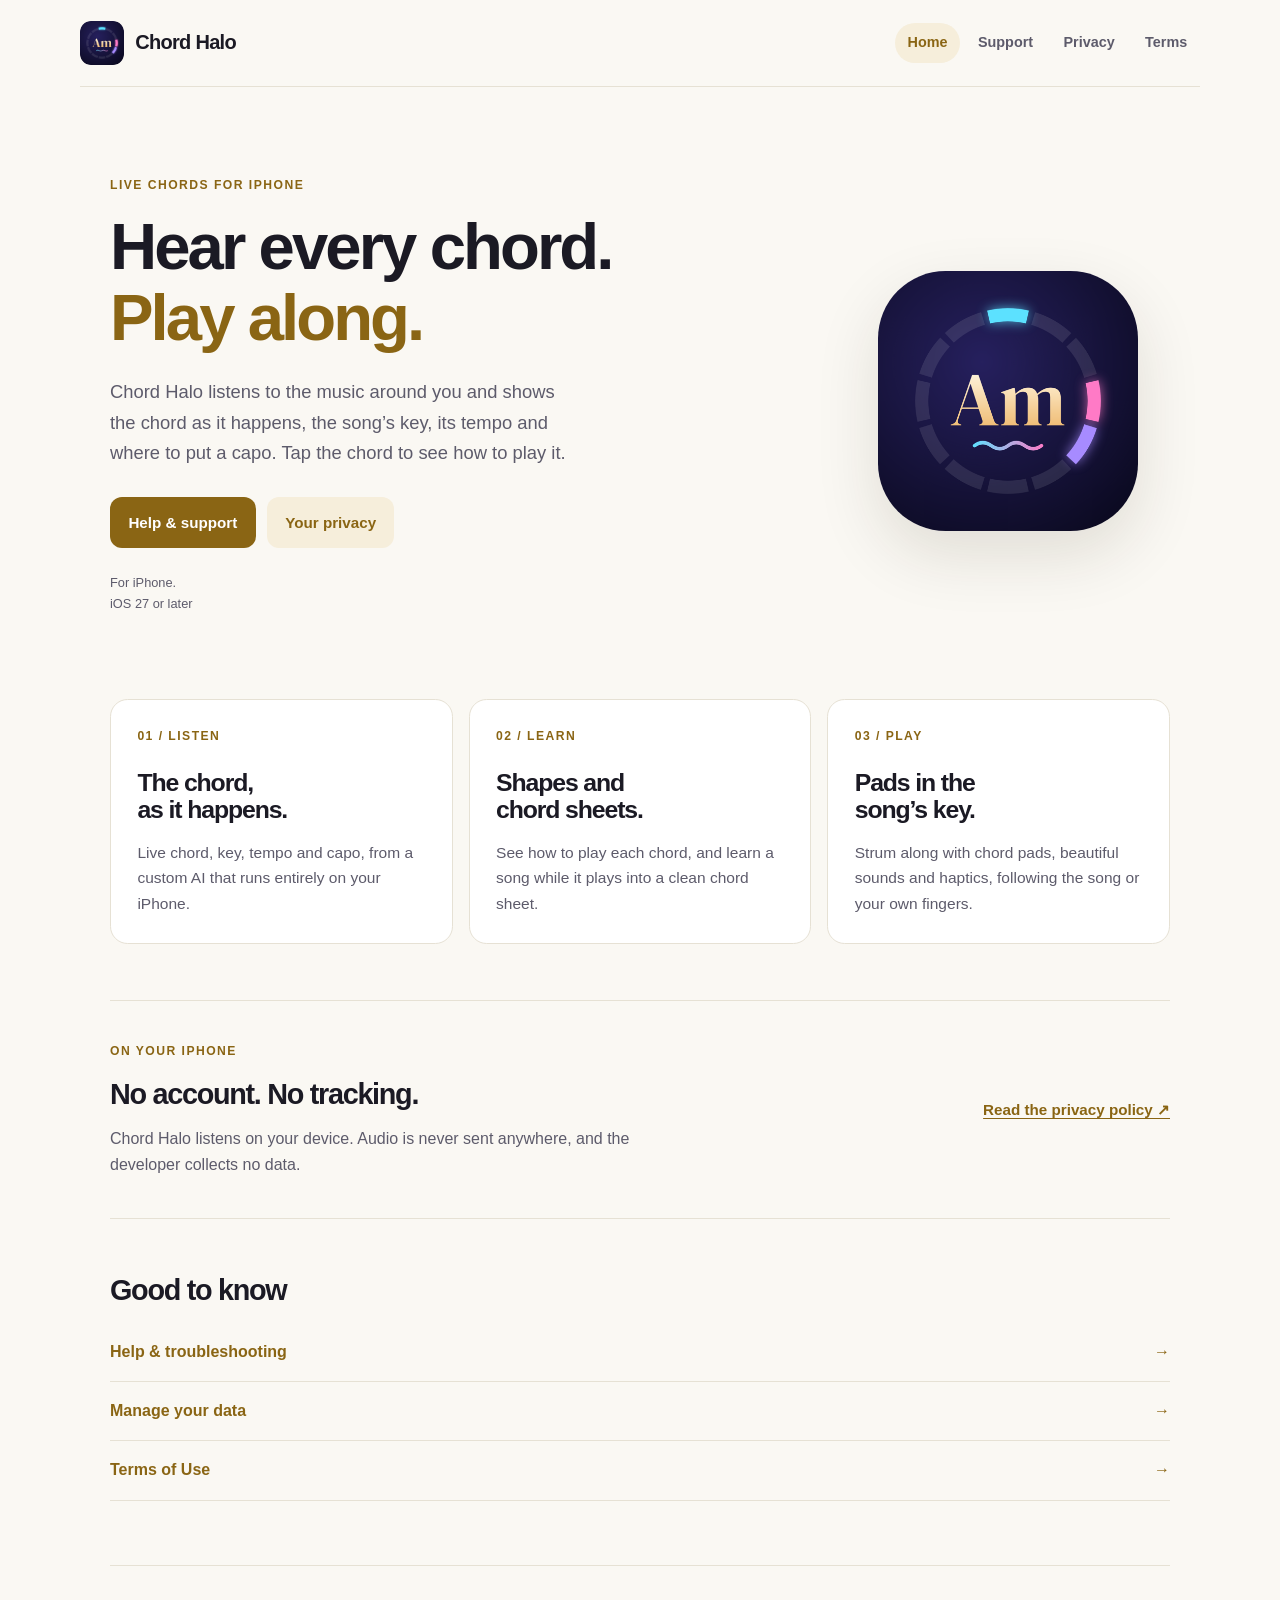
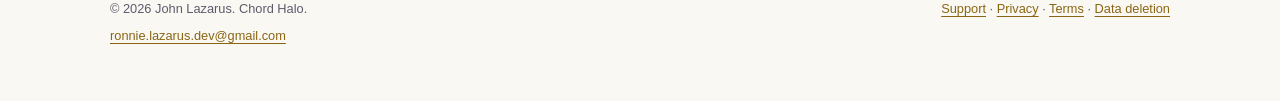
<file: index.html>
<!doctype html>
<html lang="en">
<head>
  <meta charset="utf-8">
  <meta name="viewport" content="width=device-width, initial-scale=1">
  <title>Chord Halo: Live AI Chords</title>
  <meta name="description" content="Live chords, key, tempo and capo for the music around you, from an AI that runs on your iPhone.">
  <link rel="canonical" href="https://john-lazarus.github.io/ChordHalo-Support/">
  <meta property="og:title" content="Chord Halo: Live AI Chords">
  <meta property="og:description" content="Live chords, key, tempo and capo for the music around you, from an AI that runs on your iPhone.">
  <meta property="og:type" content="website">
  <meta property="og:url" content="https://john-lazarus.github.io/ChordHalo-Support/">
  <meta property="og:image" content="https://john-lazarus.github.io/ChordHalo-Support/assets/app-icon.png">
  <link rel="icon" type="image/png" href="assets/app-icon.png">
  <link rel="stylesheet" href="styles.css">
</head>
<body>
  <a class="skip-link" href="#main">Skip to content</a>
  <header class="site-header">
    <a class="brand" href="index.html"><img src="assets/app-icon.png" alt="" width="44" height="44"><span>Chord Halo</span></a>
    <nav aria-label="Main navigation"><a href="index.html" aria-current="page">Home</a><a href="support.html">Support</a><a href="privacy.html">Privacy</a><a href="terms.html">Terms</a></nav>
  </header>
  <main id="main">
    <section class="hero">
      <div>
        <p class="eyebrow">Live chords for iPhone</p>
        <h1>Hear every chord.<br><span>Play along.</span></h1>
        <p class="lede">Chord Halo listens to the music around you and shows the chord as it happens, the song’s key, its tempo and where to put a capo. Tap the chord to see how to play it.</p>
        <div class="actions"><a class="button primary" href="support.html">Help &amp; support</a><a class="button secondary" href="privacy.html">Your privacy</a></div>
        <p class="compatibility">For iPhone.<br>iOS 27 or later</p>
      </div>
      <img class="hero-icon" src="assets/app-icon.png" alt="Chord Halo app icon" width="260" height="260">
    </section>
    <section class="feature-grid" aria-label="Chord Halo features">
      <article><p class="feature-label">01 / Listen</p><h2>The chord,<br>as it happens.</h2><p>Live chord, key, tempo and capo, from a custom AI that runs entirely on your iPhone.</p></article>
      <article><p class="feature-label">02 / Learn</p><h2>Shapes and<br>chord sheets.</h2><p>See how to play each chord, and learn a song while it plays into a clean chord sheet.</p></article>
      <article><p class="feature-label">03 / Play</p><h2>Pads in the<br>song’s key.</h2><p>Strum along with chord pads, beautiful sounds and haptics, following the song or your own fingers.</p></article>
    </section>
    <section class="privacy-band"><div><p class="eyebrow">On your iPhone</p><h2>No account. No tracking.</h2><p>Chord Halo listens on your device. Audio is never sent anywhere, and the developer collects no data.</p></div><a class="text-link" href="privacy.html">Read the privacy policy <span aria-hidden="true">↗</span></a></section>
    <section class="link-list" aria-labelledby="information-heading"><h2 id="information-heading">Good to know</h2><a href="support.html"><span>Help &amp; troubleshooting</span><span aria-hidden="true">→</span></a><a href="data-deletion.html"><span>Manage your data</span><span aria-hidden="true">→</span></a><a href="terms.html"><span>Terms of Use</span><span aria-hidden="true">→</span></a></section>
  </main>
  <footer>
    <div><p>© 2026 John Lazarus. Chord Halo.</p><p><a href="mailto:ronnie.lazarus.dev@gmail.com">ronnie.lazarus.dev@gmail.com</a></p></div>
    <p><a href="support.html">Support</a> · <a href="privacy.html">Privacy</a> · <a href="terms.html">Terms</a> · <a href="data-deletion.html">Data deletion</a></p>
  </footer>
</body>
</html>
</file>
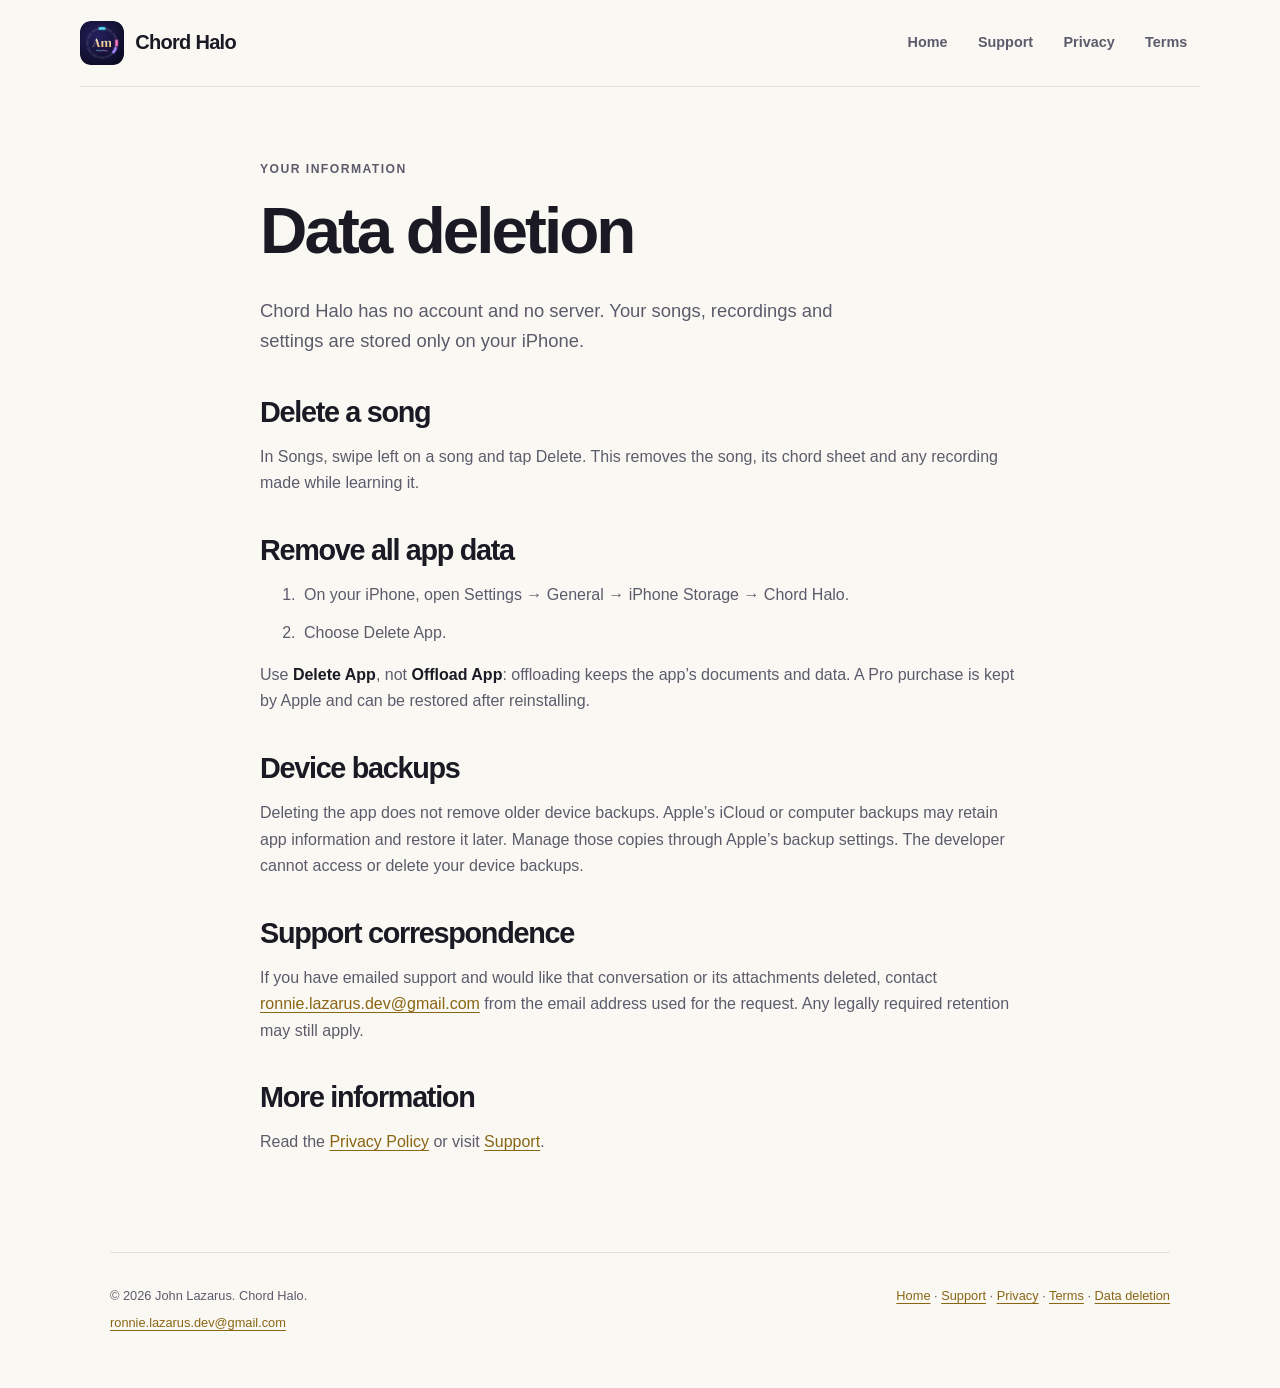
<file: data-deletion.html>
<!doctype html>
<html lang="en">
<head>
  <meta charset="utf-8">
  <meta name="viewport" content="width=device-width, initial-scale=1">
  <title>Data deletion | Chord Halo</title>
  <meta name="description" content="How to delete songs, recordings and all Chord Halo data.">
  <link rel="canonical" href="https://john-lazarus.github.io/ChordHalo-Support/data-deletion.html">
  <meta property="og:title" content="Data deletion | Chord Halo">
  <meta property="og:description" content="How to delete songs, recordings and all Chord Halo data.">
  <meta property="og:type" content="website">
  <meta property="og:url" content="https://john-lazarus.github.io/ChordHalo-Support/data-deletion.html">
  <meta property="og:image" content="https://john-lazarus.github.io/ChordHalo-Support/assets/app-icon.png">
  <link rel="icon" type="image/png" href="assets/app-icon.png">
  <link rel="stylesheet" href="styles.css">
</head>
<body>
  <a class="skip-link" href="#main">Skip to content</a>
  <header class="site-header">
    <a class="brand" href="index.html"><img src="assets/app-icon.png" alt="" width="44" height="44"><span>Chord Halo</span></a>
    <nav aria-label="Main navigation"><a href="index.html">Home</a><a href="support.html">Support</a><a href="privacy.html">Privacy</a><a href="terms.html">Terms</a></nav>
  </header>
  <main id="main" class="document">
    <p class="eyebrow">Your information</p>
    <h1>Data deletion</h1>
    <p class="lede">Chord Halo has no account and no server. Your songs, recordings and settings are stored only on your iPhone.</p>
    <h2>Delete a song</h2><p>In Songs, swipe left on a song and tap Delete. This removes the song, its chord sheet and any recording made while learning it.</p>
    <h2>Remove all app data</h2><ol><li>On your iPhone, open Settings → General → iPhone Storage → Chord Halo.</li><li>Choose Delete App.</li></ol><p>Use <strong>Delete App</strong>, not <strong>Offload App</strong>: offloading keeps the app’s documents and data. A Pro purchase is kept by Apple and can be restored after reinstalling.</p>
    <h2>Device backups</h2><p>Deleting the app does not remove older device backups. Apple’s iCloud or computer backups may retain app information and restore it later. Manage those copies through Apple’s backup settings. The developer cannot access or delete your device backups.</p>
    <h2>Support correspondence</h2><p>If you have emailed support and would like that conversation or its attachments deleted, contact <a href="mailto:ronnie.lazarus.dev@gmail.com">ronnie.lazarus.dev@gmail.com</a> from the email address used for the request. Any legally required retention may still apply.</p>
    <h2>More information</h2><p>Read the <a href="privacy.html">Privacy Policy</a> or visit <a href="support.html">Support</a>.</p>
  </main>
  <footer>
    <div><p>© 2026 John Lazarus. Chord Halo.</p><p><a href="mailto:ronnie.lazarus.dev@gmail.com">ronnie.lazarus.dev@gmail.com</a></p></div>
    <p><a href="index.html">Home</a> · <a href="support.html">Support</a> · <a href="privacy.html">Privacy</a> · <a href="terms.html">Terms</a> · <a href="data-deletion.html">Data deletion</a></p>
  </footer>
</body>
</html>
</file>
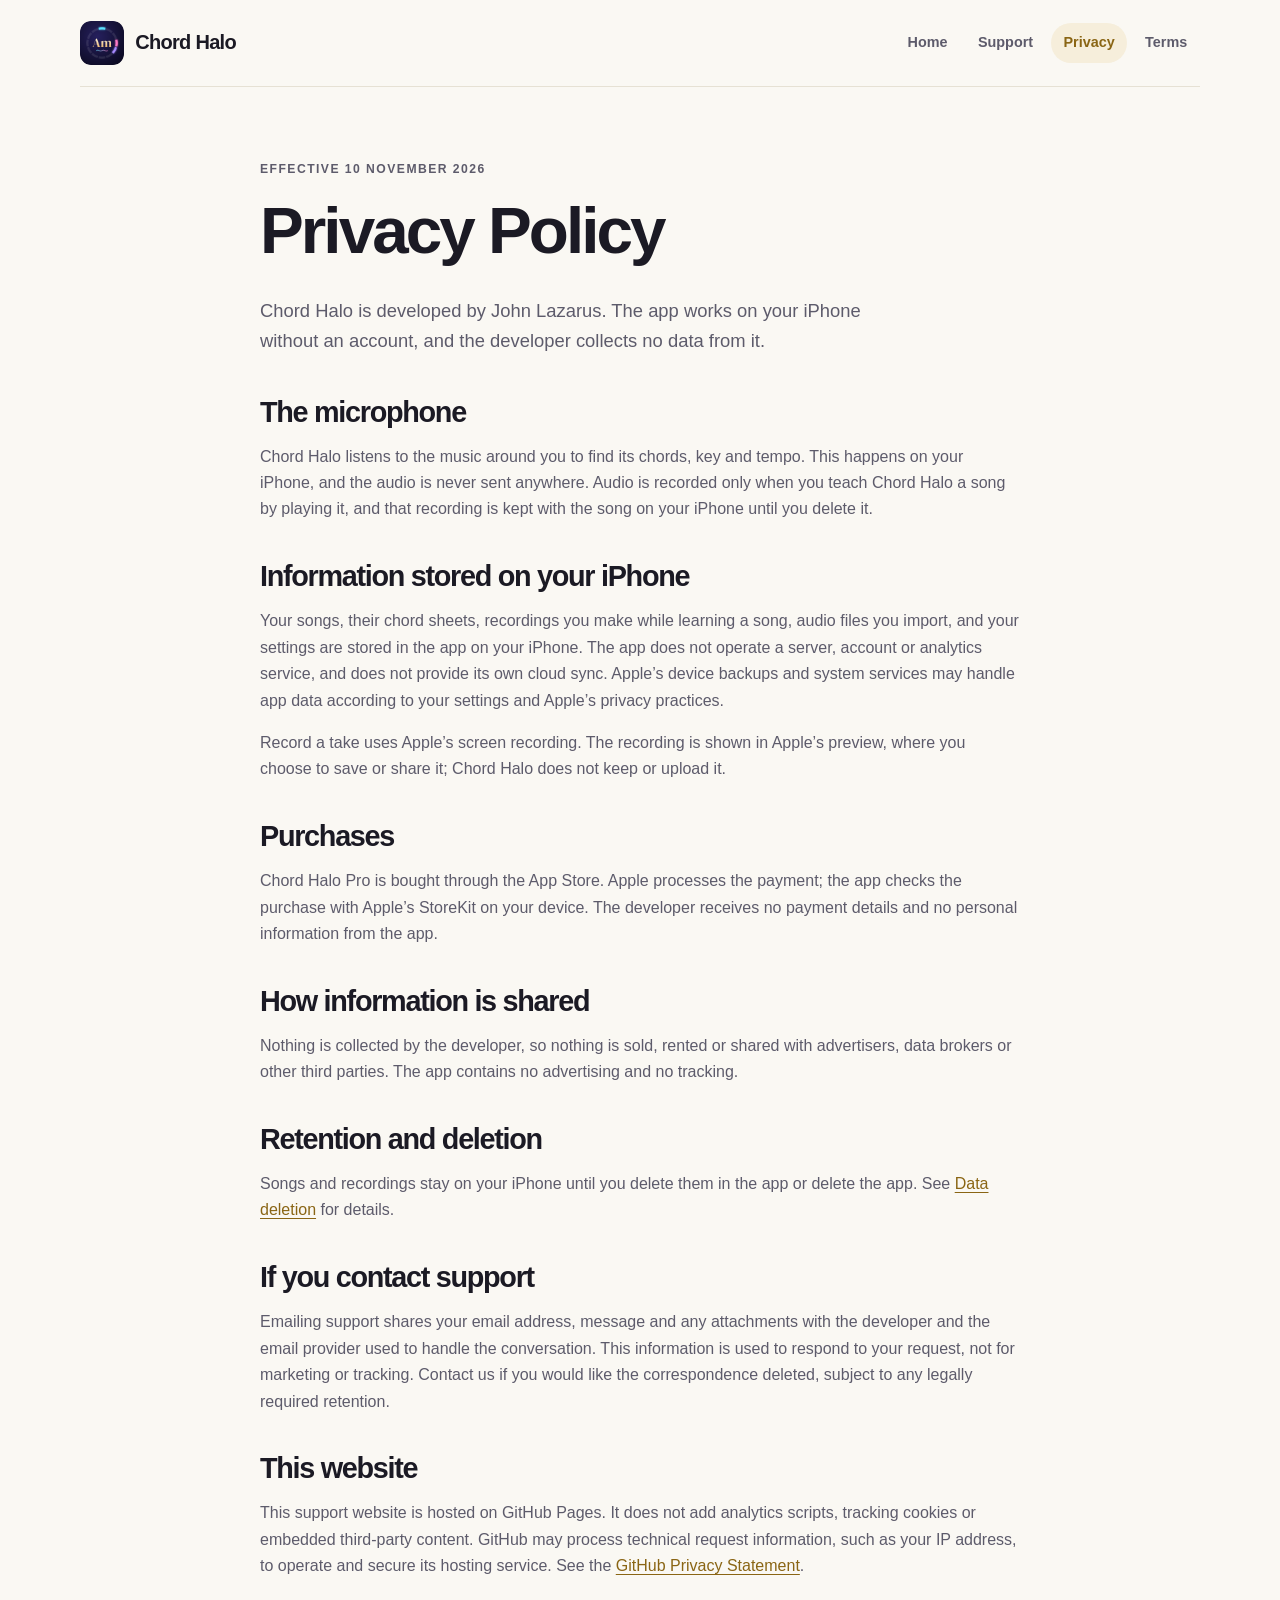
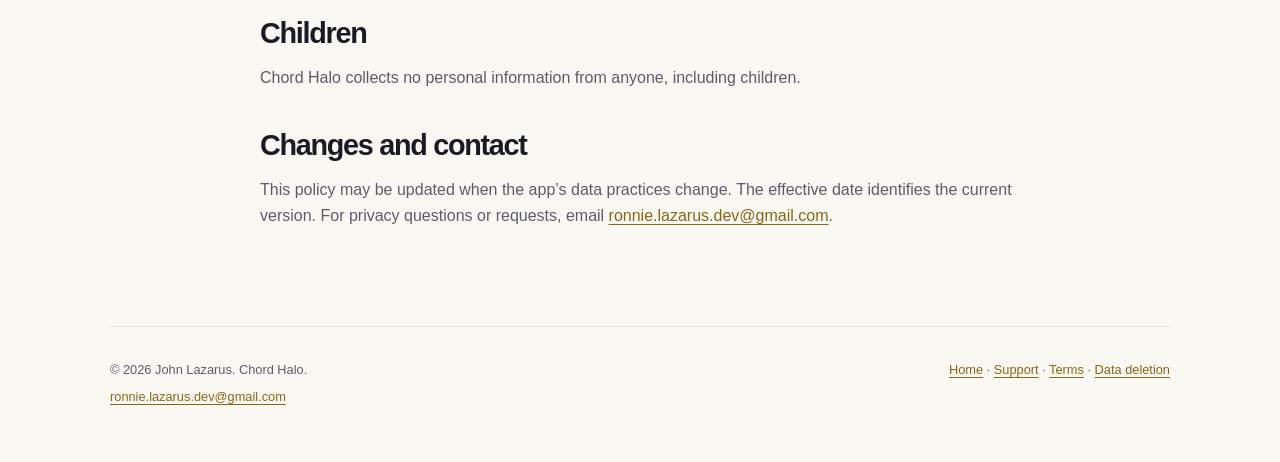
<file: privacy.html>
<!doctype html>
<html lang="en">
<head>
  <meta charset="utf-8">
  <meta name="viewport" content="width=device-width, initial-scale=1">
  <title>Privacy Policy | Chord Halo</title>
  <meta name="description" content="How Chord Halo handles the microphone, songs, purchases, support messages and this website.">
  <link rel="canonical" href="https://john-lazarus.github.io/ChordHalo-Support/privacy.html">
  <meta property="og:title" content="Privacy Policy | Chord Halo">
  <meta property="og:description" content="How Chord Halo handles the microphone, songs, purchases, support messages and this website.">
  <meta property="og:type" content="website">
  <meta property="og:url" content="https://john-lazarus.github.io/ChordHalo-Support/privacy.html">
  <meta property="og:image" content="https://john-lazarus.github.io/ChordHalo-Support/assets/app-icon.png">
  <link rel="icon" type="image/png" href="assets/app-icon.png">
  <link rel="stylesheet" href="styles.css">
</head>
<body>
  <a class="skip-link" href="#main">Skip to content</a>
  <header class="site-header">
    <a class="brand" href="index.html"><img src="assets/app-icon.png" alt="" width="44" height="44"><span>Chord Halo</span></a>
    <nav aria-label="Main navigation"><a href="index.html">Home</a><a href="support.html">Support</a><a href="privacy.html" aria-current="page">Privacy</a><a href="terms.html">Terms</a></nav>
  </header>
  <main id="main" class="document">
    <p class="eyebrow">Effective 10 November 2026</p>
    <h1>Privacy Policy</h1>
    <p class="lede">Chord Halo is developed by John Lazarus. The app works on your iPhone without an account, and the developer collects no data from it.</p>
    <h2>The microphone</h2><p>Chord Halo listens to the music around you to find its chords, key and tempo. This happens on your iPhone, and the audio is never sent anywhere. Audio is recorded only when you teach Chord Halo a song by playing it, and that recording is kept with the song on your iPhone until you delete it.</p>
    <h2>Information stored on your iPhone</h2><p>Your songs, their chord sheets, recordings you make while learning a song, audio files you import, and your settings are stored in the app on your iPhone. The app does not operate a server, account or analytics service, and does not provide its own cloud sync. Apple’s device backups and system services may handle app data according to your settings and Apple’s privacy practices.</p><p>Record a take uses Apple’s screen recording. The recording is shown in Apple’s preview, where you choose to save or share it; Chord Halo does not keep or upload it.</p>
    <h2>Purchases</h2><p>Chord Halo Pro is bought through the App Store. Apple processes the payment; the app checks the purchase with Apple’s StoreKit on your device. The developer receives no payment details and no personal information from the app.</p>
    <h2>How information is shared</h2><p>Nothing is collected by the developer, so nothing is sold, rented or shared with advertisers, data brokers or other third parties. The app contains no advertising and no tracking.</p>
    <h2>Retention and deletion</h2><p>Songs and recordings stay on your iPhone until you delete them in the app or delete the app. See <a href="data-deletion.html">Data deletion</a> for details.</p>
    <h2>If you contact support</h2><p>Emailing support shares your email address, message and any attachments with the developer and the email provider used to handle the conversation. This information is used to respond to your request, not for marketing or tracking. Contact us if you would like the correspondence deleted, subject to any legally required retention.</p>
    <h2>This website</h2><p>This support website is hosted on GitHub Pages. It does not add analytics scripts, tracking cookies or embedded third-party content. GitHub may process technical request information, such as your IP address, to operate and secure its hosting service. See the <a href="https://docs.github.com/en/site-policy/privacy-policies/github-general-privacy-statement">GitHub Privacy Statement</a>.</p>
    <h2>Children</h2><p>Chord Halo collects no personal information from anyone, including children.</p>
    <h2>Changes and contact</h2><p>This policy may be updated when the app’s data practices change. The effective date identifies the current version. For privacy questions or requests, email <a href="mailto:ronnie.lazarus.dev@gmail.com">ronnie.lazarus.dev@gmail.com</a>.</p>
  </main>
  <footer>
    <div><p>© 2026 John Lazarus. Chord Halo.</p><p><a href="mailto:ronnie.lazarus.dev@gmail.com">ronnie.lazarus.dev@gmail.com</a></p></div>
    <p><a href="index.html">Home</a> · <a href="support.html">Support</a> · <a href="terms.html">Terms</a> · <a href="data-deletion.html">Data deletion</a></p>
  </footer>
</body>
</html>
</file>
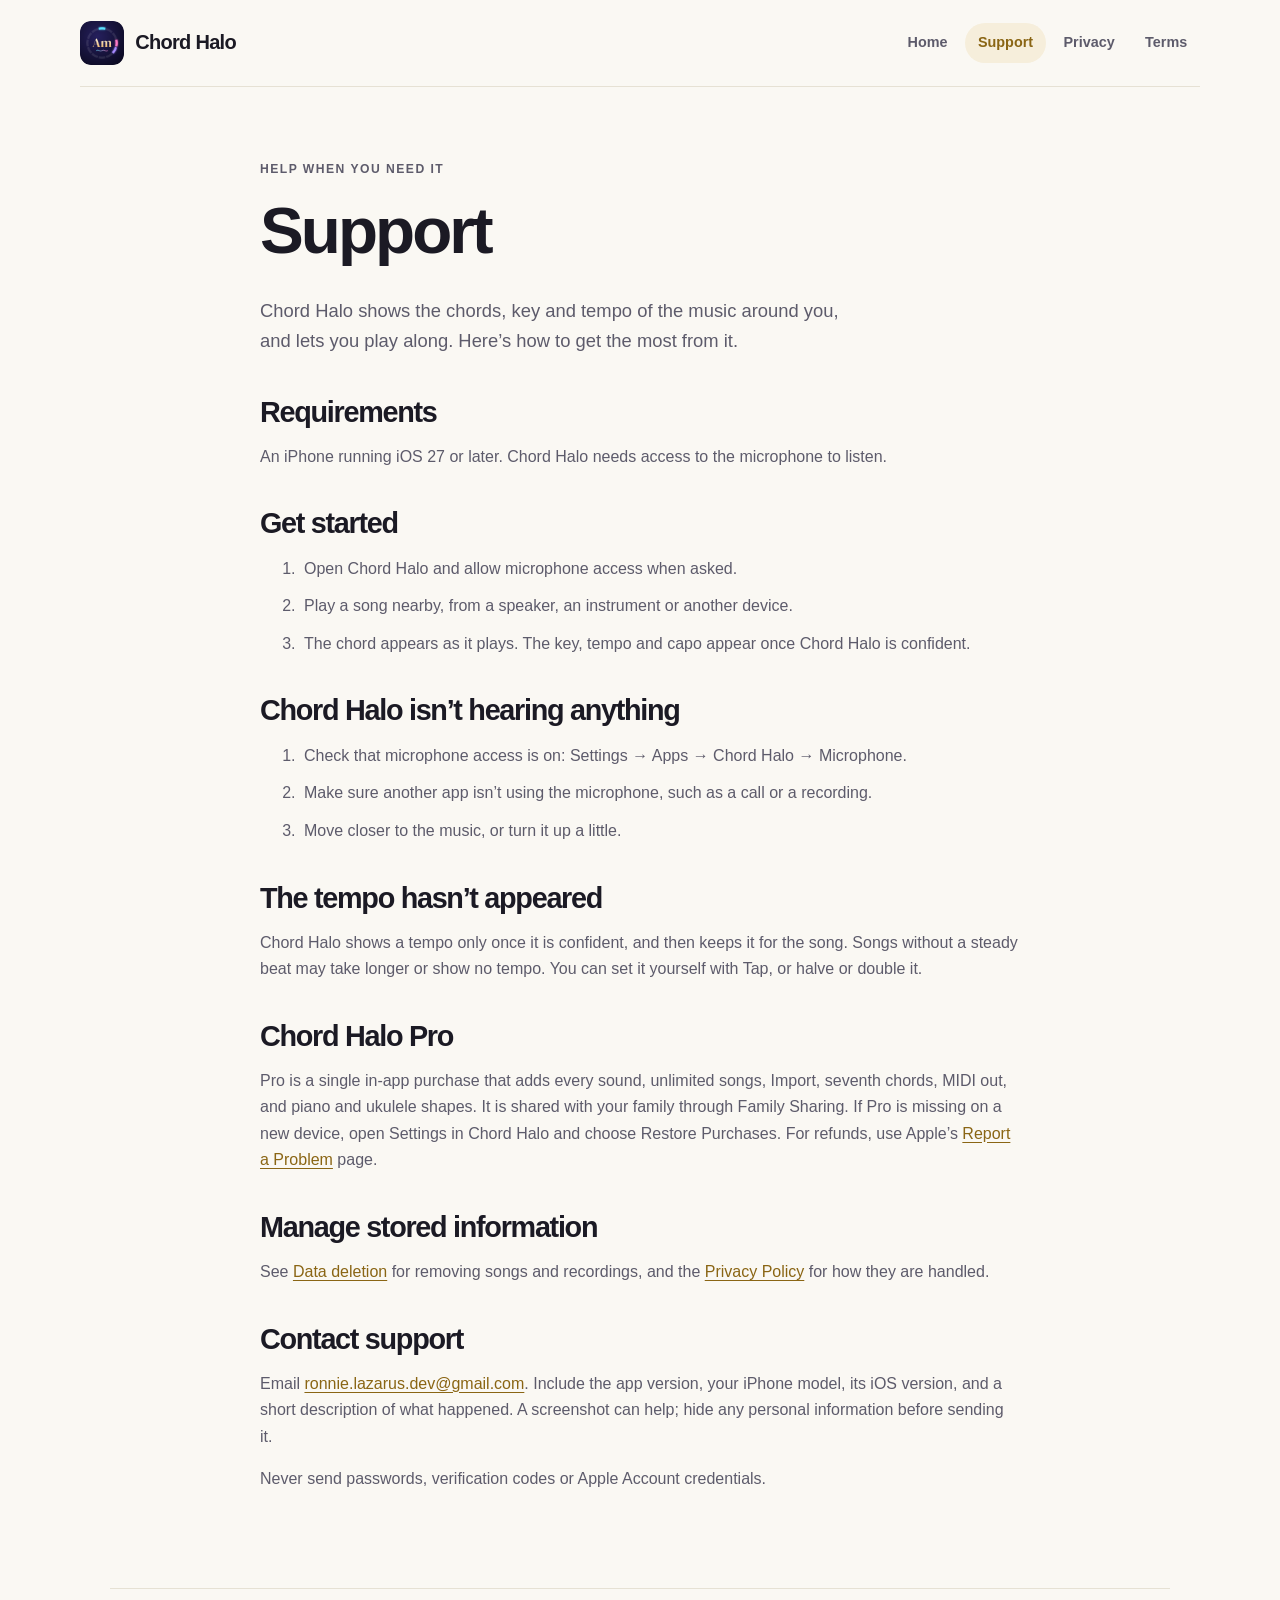
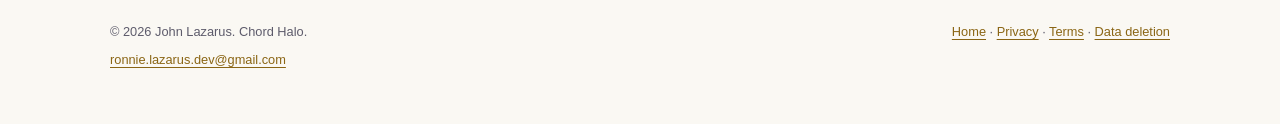
<file: support.html>
<!doctype html>
<html lang="en">
<head>
  <meta charset="utf-8">
  <meta name="viewport" content="width=device-width, initial-scale=1">
  <title>Support | Chord Halo</title>
  <meta name="description" content="Help with Chord Halo: getting started, listening, tempo, Pro and contact.">
  <link rel="canonical" href="https://john-lazarus.github.io/ChordHalo-Support/support.html">
  <meta property="og:title" content="Support | Chord Halo">
  <meta property="og:description" content="Help with Chord Halo: getting started, listening, tempo, Pro and contact.">
  <meta property="og:type" content="website">
  <meta property="og:url" content="https://john-lazarus.github.io/ChordHalo-Support/support.html">
  <meta property="og:image" content="https://john-lazarus.github.io/ChordHalo-Support/assets/app-icon.png">
  <link rel="icon" type="image/png" href="assets/app-icon.png">
  <link rel="stylesheet" href="styles.css">
</head>
<body>
  <a class="skip-link" href="#main">Skip to content</a>
  <header class="site-header">
    <a class="brand" href="index.html"><img src="assets/app-icon.png" alt="" width="44" height="44"><span>Chord Halo</span></a>
    <nav aria-label="Main navigation"><a href="index.html">Home</a><a href="support.html" aria-current="page">Support</a><a href="privacy.html">Privacy</a><a href="terms.html">Terms</a></nav>
  </header>
  <main id="main" class="document">
    <p class="eyebrow">Help when you need it</p>
    <h1>Support</h1>
    <p class="lede">Chord Halo shows the chords, key and tempo of the music around you, and lets you play along. Here’s how to get the most from it.</p>
    <h2>Requirements</h2><p>An iPhone running iOS 27 or later. Chord Halo needs access to the microphone to listen.</p>
    <h2>Get started</h2><ol><li>Open Chord Halo and allow microphone access when asked.</li><li>Play a song nearby, from a speaker, an instrument or another device.</li><li>The chord appears as it plays. The key, tempo and capo appear once Chord Halo is confident.</li></ol>
    <h2>Chord Halo isn’t hearing anything</h2><ol><li>Check that microphone access is on: Settings → Apps → Chord Halo → Microphone.</li><li>Make sure another app isn’t using the microphone, such as a call or a recording.</li><li>Move closer to the music, or turn it up a little.</li></ol>
    <h2>The tempo hasn’t appeared</h2><p>Chord Halo shows a tempo only once it is confident, and then keeps it for the song. Songs without a steady beat may take longer or show no tempo. You can set it yourself with Tap, or halve or double it.</p>
    <h2>Chord Halo Pro</h2><p>Pro is a single in-app purchase that adds every sound, unlimited songs, Import, seventh chords, MIDI out, and piano and ukulele shapes. It is shared with your family through Family Sharing. If Pro is missing on a new device, open Settings in Chord Halo and choose Restore Purchases. For refunds, use Apple’s <a href="https://reportaproblem.apple.com">Report a Problem</a> page.</p>
    <h2>Manage stored information</h2><p>See <a href="data-deletion.html">Data deletion</a> for removing songs and recordings, and the <a href="privacy.html">Privacy Policy</a> for how they are handled.</p>
    <h2>Contact support</h2><p>Email <a href="mailto:ronnie.lazarus.dev@gmail.com">ronnie.lazarus.dev@gmail.com</a>. Include the app version, your iPhone model, its iOS version, and a short description of what happened. A screenshot can help; hide any personal information before sending it.</p><p>Never send passwords, verification codes or Apple Account credentials.</p>
  </main>
  <footer>
    <div><p>© 2026 John Lazarus. Chord Halo.</p><p><a href="mailto:ronnie.lazarus.dev@gmail.com">ronnie.lazarus.dev@gmail.com</a></p></div>
    <p><a href="index.html">Home</a> · <a href="privacy.html">Privacy</a> · <a href="terms.html">Terms</a> · <a href="data-deletion.html">Data deletion</a></p>
  </footer>
</body>
</html>
</file>
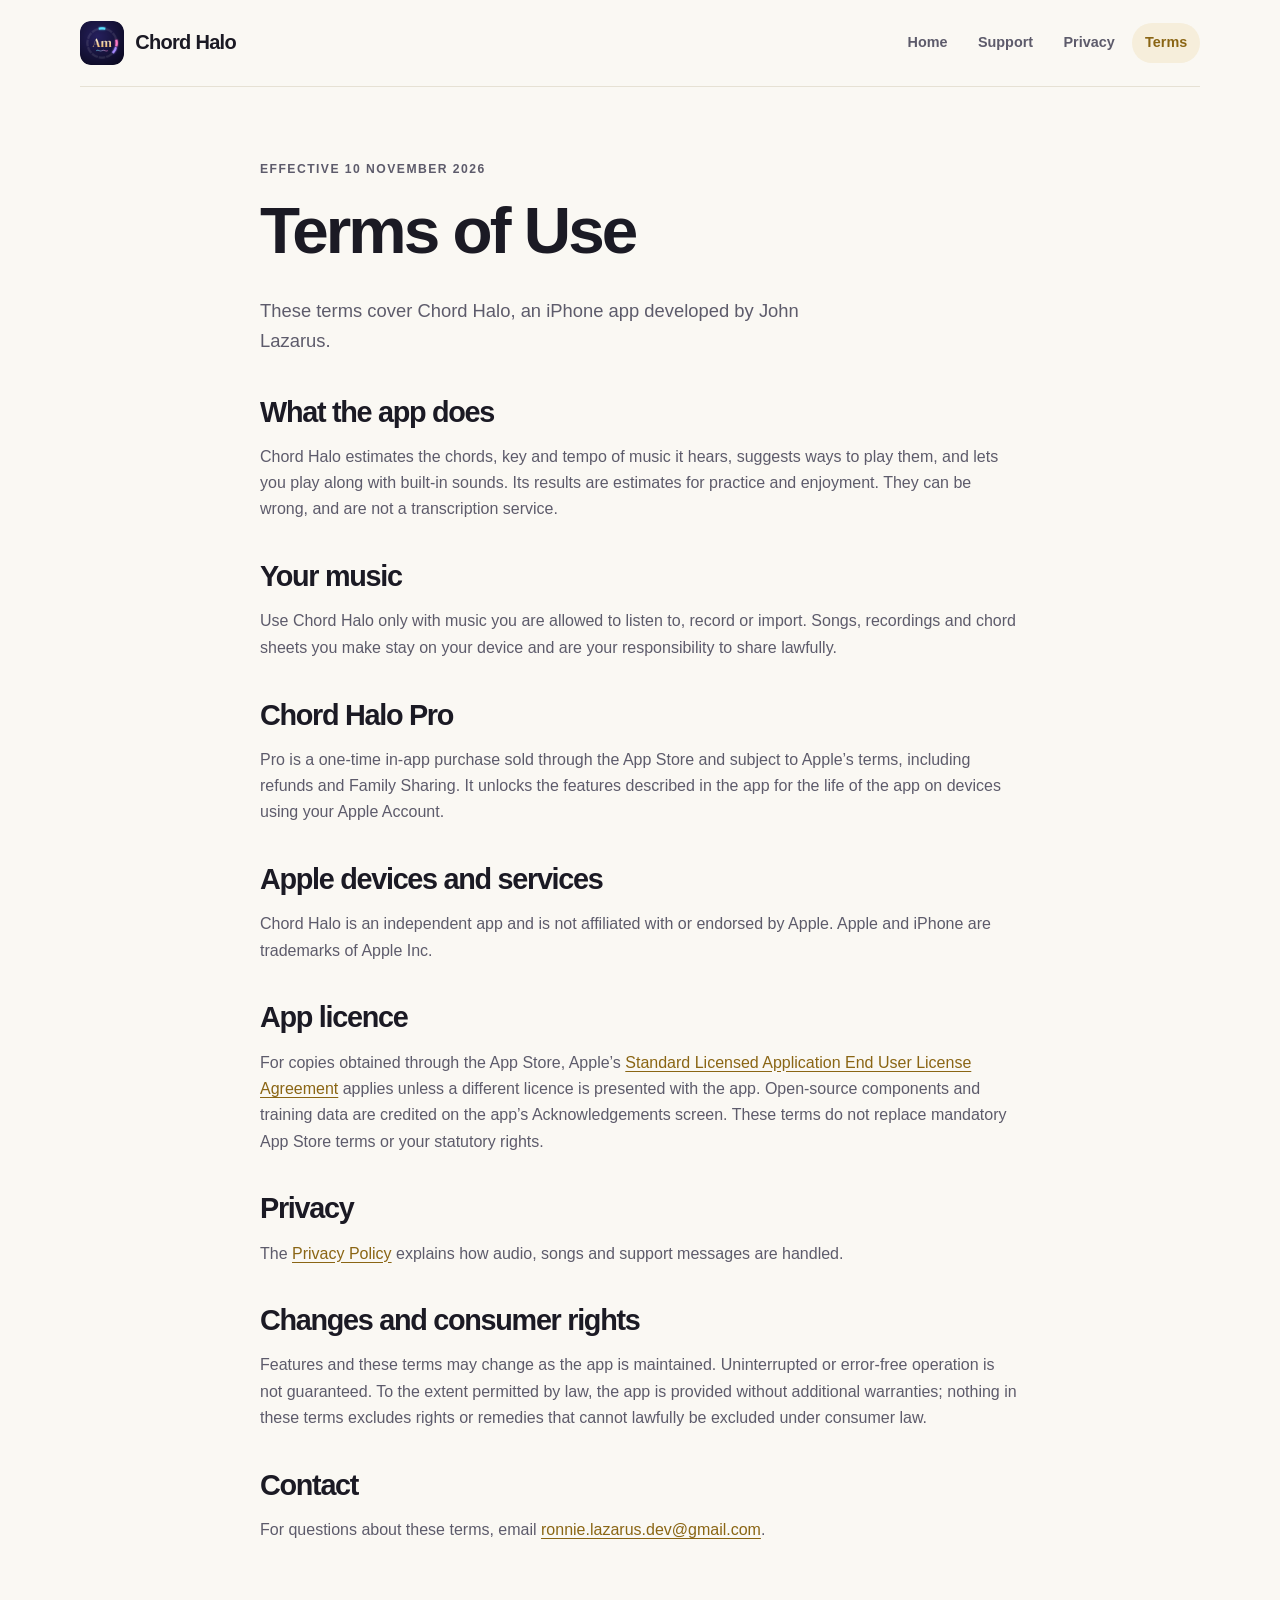
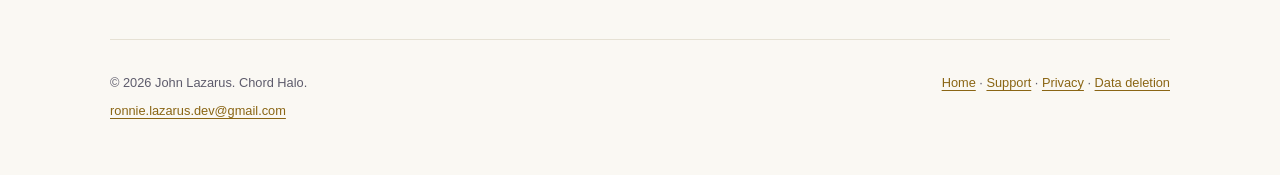
<file: terms.html>
<!doctype html>
<html lang="en">
<head>
  <meta charset="utf-8">
  <meta name="viewport" content="width=device-width, initial-scale=1">
  <title>Terms of Use | Chord Halo</title>
  <meta name="description" content="Terms of Use for Chord Halo.">
  <link rel="canonical" href="https://john-lazarus.github.io/ChordHalo-Support/terms.html">
  <meta property="og:title" content="Terms of Use | Chord Halo">
  <meta property="og:description" content="Terms of Use for Chord Halo.">
  <meta property="og:type" content="website">
  <meta property="og:url" content="https://john-lazarus.github.io/ChordHalo-Support/terms.html">
  <meta property="og:image" content="https://john-lazarus.github.io/ChordHalo-Support/assets/app-icon.png">
  <link rel="icon" type="image/png" href="assets/app-icon.png">
  <link rel="stylesheet" href="styles.css">
</head>
<body>
  <a class="skip-link" href="#main">Skip to content</a>
  <header class="site-header">
    <a class="brand" href="index.html"><img src="assets/app-icon.png" alt="" width="44" height="44"><span>Chord Halo</span></a>
    <nav aria-label="Main navigation"><a href="index.html">Home</a><a href="support.html">Support</a><a href="privacy.html">Privacy</a><a href="terms.html" aria-current="page">Terms</a></nav>
  </header>
  <main id="main" class="document">
    <p class="eyebrow">Effective 10 November 2026</p>
    <h1>Terms of Use</h1>
    <p class="lede">These terms cover Chord Halo, an iPhone app developed by John Lazarus.</p>
    <h2>What the app does</h2><p>Chord Halo estimates the chords, key and tempo of music it hears, suggests ways to play them, and lets you play along with built-in sounds. Its results are estimates for practice and enjoyment. They can be wrong, and are not a transcription service.</p>
    <h2>Your music</h2><p>Use Chord Halo only with music you are allowed to listen to, record or import. Songs, recordings and chord sheets you make stay on your device and are your responsibility to share lawfully.</p>
    <h2>Chord Halo Pro</h2><p>Pro is a one-time in-app purchase sold through the App Store and subject to Apple’s terms, including refunds and Family Sharing. It unlocks the features described in the app for the life of the app on devices using your Apple Account.</p>
    <h2>Apple devices and services</h2><p>Chord Halo is an independent app and is not affiliated with or endorsed by Apple. Apple and iPhone are trademarks of Apple Inc.</p>
    <h2>App licence</h2><p>For copies obtained through the App Store, Apple’s <a href="https://www.apple.com/legal/internet-services/itunes/dev/stdeula/">Standard Licensed Application End User License Agreement</a> applies unless a different licence is presented with the app. Open-source components and training data are credited on the app’s Acknowledgements screen. These terms do not replace mandatory App Store terms or your statutory rights.</p>
    <h2>Privacy</h2><p>The <a href="privacy.html">Privacy Policy</a> explains how audio, songs and support messages are handled.</p>
    <h2>Changes and consumer rights</h2><p>Features and these terms may change as the app is maintained. Uninterrupted or error-free operation is not guaranteed. To the extent permitted by law, the app is provided without additional warranties; nothing in these terms excludes rights or remedies that cannot lawfully be excluded under consumer law.</p>
    <h2>Contact</h2><p>For questions about these terms, email <a href="mailto:ronnie.lazarus.dev@gmail.com">ronnie.lazarus.dev@gmail.com</a>.</p>
  </main>
  <footer>
    <div><p>© 2026 John Lazarus. Chord Halo.</p><p><a href="mailto:ronnie.lazarus.dev@gmail.com">ronnie.lazarus.dev@gmail.com</a></p></div>
    <p><a href="index.html">Home</a> · <a href="support.html">Support</a> · <a href="privacy.html">Privacy</a> · <a href="data-deletion.html">Data deletion</a></p>
  </footer>
</body>
</html>
</file>
<file: styles.css>
:root {
  color-scheme: light dark;
  --ink: #1b1a24; --muted: #5d5b6b; --paper: #faf8f3; --surface: #fff;
  --accent: #8a6514; --accent-strong: #6b4d0c; --tint: #f6eedb;
  --line: #e6e1d4; --shadow: 0 24px 65px #2a20081f;
}
* { box-sizing: border-box; }
html { font-family: -apple-system, BlinkMacSystemFont, "Segoe UI", sans-serif; line-height: 1.65; color: var(--ink); background: var(--paper); }
body { margin: 0; min-height: 100vh; }
a { color: var(--accent); text-underline-offset: .2em; }
a:hover { color: var(--accent-strong); }
a:focus-visible { outline: 3px solid var(--accent); outline-offset: 5px; border-radius: .25rem; }
.skip-link { position: absolute; top: -5rem; left: 1rem; padding: .7rem 1rem; background: var(--surface); z-index: 10; }
.skip-link:focus { top: 1rem; }
.site-header { width: min(1120px, calc(100% - 3rem)); margin: 0 auto; padding: 1.3rem 0; display: flex; align-items: center; justify-content: space-between; gap: 1.5rem; border-bottom: 1px solid var(--line); }
.brand { display: inline-flex; align-items: center; gap: .7rem; color: var(--ink); font-size: 1.25rem; font-weight: 750; letter-spacing: -.035em; text-decoration: none; }
.brand img { border-radius: 11px; }
nav { display: flex; flex-wrap: wrap; gap: .3rem; }
nav a { padding: .5rem .8rem; border-radius: 2rem; text-decoration: none; font-size: .9rem; font-weight: 600; color: var(--muted); }
nav a:hover, nav a[aria-current="page"] { color: var(--accent); background: var(--tint); }
main { width: min(1060px, calc(100% - 3rem)); margin: 0 auto; }
.hero { display: grid; grid-template-columns: 1.7fr .8fr; align-items: center; gap: 3rem; padding: 5.5rem 0 4.5rem; }
.eyebrow, .feature-label { margin: 0 0 1.1rem; color: var(--accent); font-size: .76rem; font-weight: 750; letter-spacing: .12em; text-transform: uppercase; }
h1, h2 { line-height: 1.08; letter-spacing: -.045em; }
h1 { margin: 0; font-size: clamp(2.6rem, 5.1vw, 4.5rem); font-weight: 750; }
h1 span { color: var(--accent); }
h2 { margin: 2.4rem 0 1rem; font-size: clamp(1.45rem, 2.7vw, 1.8rem); }
.lede { max-width: 60ch; font-size: 1.15rem; color: var(--muted); }
.hero .lede { margin-top: 1.5rem; max-width: 46ch; }
.hero-icon { width: min(100%, 260px); height: auto; justify-self: center; border-radius: 26%; box-shadow: var(--shadow); }
.actions { display: flex; flex-wrap: wrap; gap: .7rem; margin-top: 1.8rem; }
.button { display: inline-block; padding: .8rem 1.15rem; border-radius: .75rem; font-size: .95rem; font-weight: 650; text-decoration: none; }
.button.primary { background: var(--accent); color: var(--surface); }
.button.primary:hover { background: var(--accent-strong); }
.button.secondary { background: var(--tint); color: var(--accent); }
.compatibility { margin-top: 1.5rem; font-size: .8rem; color: var(--muted); }
.feature-grid { display: grid; grid-template-columns: repeat(3, 1fr); gap: 1rem; }
.feature-grid article { padding: 1.65rem; background: var(--surface); border: 1px solid var(--line); border-radius: 1.1rem; }
.feature-grid h2 { margin: 1.5rem 0 1rem; font-size: 1.55rem; }
.feature-grid p:last-child { margin-bottom: 0; color: var(--muted); font-size: .97rem; }
.privacy-band { display: flex; align-items: center; justify-content: space-between; gap: 3rem; margin: 3.5rem 0; padding: 2.5rem 0; border-block: 1px solid var(--line); }
.privacy-band h2 { margin-top: 0; }
.privacy-band p:not(.eyebrow) { margin-bottom: 0; max-width: 65ch; color: var(--muted); }
.text-link { flex-shrink: 0; font-size: .95rem; font-weight: 650; }
.link-list { margin-bottom: 4rem; }
.link-list h2 { margin-top: 0; }
.link-list a { display: flex; justify-content: space-between; gap: 1rem; padding: 1rem 0; border-bottom: 1px solid var(--line); font-weight: 600; text-decoration: none; }
.document { max-width: 760px; padding: 4.5rem 0 5rem; }
.document h1 { font-size: clamp(2.7rem, 6vw, 4.1rem); }
.document .lede { margin: 1.8rem 0 2.5rem; }
.document p, .document li { color: var(--muted); }
.document li { padding-left: .25rem; margin-block: .7rem; }
.document strong { color: var(--ink); }
footer { width: min(1060px, calc(100% - 3rem)); margin: 0 auto; padding: 2rem 0 3rem; border-top: 1px solid var(--line); display: flex; flex-wrap: wrap; justify-content: space-between; gap: 1rem; color: var(--muted); font-size: .8rem; }
footer p { margin: 0 0 .4rem; }
footer a { overflow-wrap: anywhere; }
@media (max-width: 760px) {
  .site-header { align-items: flex-start; flex-direction: column; gap: .7rem; }
  nav a { padding: .45rem .7rem; }
  .hero { grid-template-columns: 1fr; padding: 2.2rem 0 3rem; gap: 2rem; }
  .hero-icon { grid-row: 1; width: 112px; justify-self: start; border-radius: 27px; }
  .hero h1 { font-size: clamp(2.45rem, 9.4vw, 4rem); }
  .hero .lede { font-size: 1.05rem; }
  .feature-grid { grid-template-columns: 1fr; }
  .feature-grid h2 br { display: none; }
  .privacy-band { flex-direction: column; align-items: flex-start; gap: 1.5rem; margin-block: 2.5rem; }
  .document { padding-top: 3rem; }
}
@media (prefers-color-scheme: dark) {
  :root { --ink: #eff7f0; --muted: #adbdaf; --paper: #101713; --surface: #18221c; --accent: #8cdea4; --accent-strong: #b3f2c3; --tint: #203629; --line: #304336; --shadow: 0 24px 65px #0005; }
}
</file>
